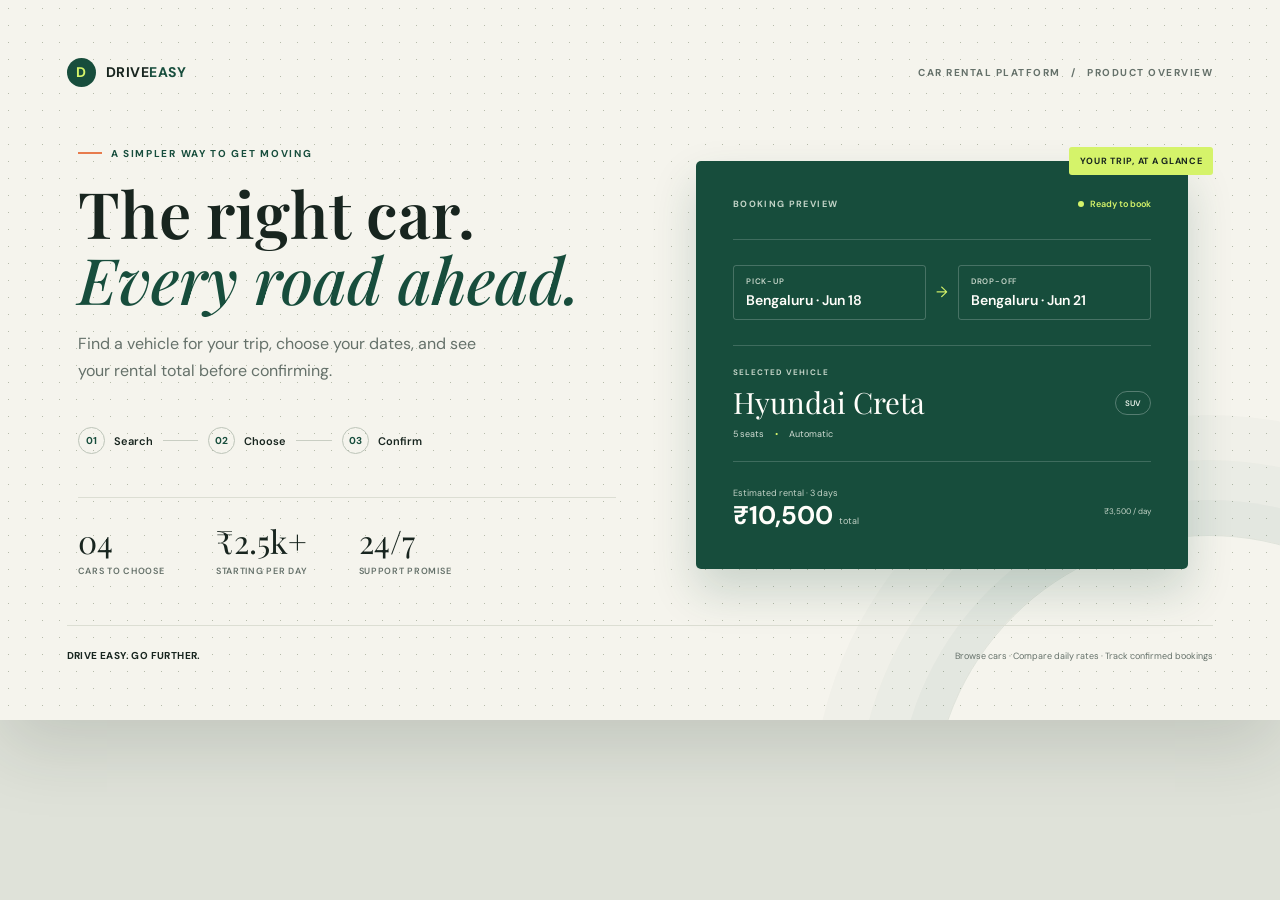
<file: booking-system-slide.html>
<!DOCTYPE html>
<html lang="en">
<head>
  <meta charset="UTF-8">
  <meta name="viewport" content="width=device-width, initial-scale=1.0">
  <title>DriveEasy | Car booking system</title>
  <link rel="preconnect" href="https://fonts.googleapis.com">
  <link rel="preconnect" href="https://fonts.gstatic.com" crossorigin>
  <link href="https://fonts.googleapis.com/css2?family=DM+Sans:wght@400;500;600;700&family=Playfair+Display:wght@500;600;700&display=swap" rel="stylesheet">
  <style>
    :root {
      color-scheme: light;
      --ink: #18251f;
      --muted: #65716a;
      --paper: #f5f4ed;
      --white: #fffefa;
      --green: #174d3c;
      --lime: #d5f36a;
      --line: #dcded3;
      --orange: #e77b4d;
    }

    * { box-sizing: border-box; }

    html, body { min-height: 100%; }

    body {
      margin: 0;
      display: grid;
      place-items: center;
      background: #dfe2d9;
      color: var(--ink);
      font-family: "DM Sans", "Segoe UI", sans-serif;
    }

    .slide {
      position: relative;
      isolation: isolate;
      width: min(100vw, 160vh);
      aspect-ratio: 16 / 9;
      overflow: hidden;
      padding: 4.5% 5.2%;
      display: grid;
      grid-template-rows: auto 1fr auto;
      background-color: var(--paper);
      background-image: radial-gradient(#b6bbaa 0.65px, transparent 0.65px);
      background-size: 17px 17px;
      box-shadow: 0 26px 70px #18251f26;
    }

    .slide::before {
      position: absolute;
      z-index: -1;
      content: "";
      width: 43%;
      aspect-ratio: 1;
      right: -16%;
      bottom: -51%;
      border: 1px solid #174d3c1a;
      border-radius: 50%;
      box-shadow: 0 0 0 35px #174d3c08, 0 0 0 75px #174d3c06, 0 0 0 120px #174d3c05;
    }

    .topbar, .brand, .eyebrow, .footer, .flow, .feature-row, .car-meta, .trip-top, .date-row, .estimate {
      display: flex;
      align-items: center;
    }

    .topbar, .footer { justify-content: space-between; }
    .brand { gap: 10px; font-size: 14px; font-weight: 700; letter-spacing: 0.04em; }
    .brand-mark { width: 29px; height: 29px; display: grid; place-items: center; border-radius: 50%; background: var(--green); color: var(--lime); font-size: 14px; }
    .brand-name span { color: var(--green); }
    .issue { color: var(--muted); font-size: 10px; font-weight: 700; letter-spacing: 0.15em; text-transform: uppercase; }

    .content {
      min-height: 0;
      display: grid;
      grid-template-columns: 1.03fr 0.97fr;
      align-items: center;
      gap: 7%;
      padding: 2.5% 0 1%;
    }

    .copy { padding: 0 0 1% 2%; }
    .eyebrow { gap: 9px; color: var(--green); font-size: 10px; font-weight: 700; letter-spacing: 0.17em; text-transform: uppercase; }
    .eyebrow::before { width: 24px; height: 2px; content: ""; background: var(--orange); }

    h1 {
      max-width: 560px;
      margin: 20px 0 17px;
      font-family: "Playfair Display", Georgia, serif;
      font-size: clamp(38px, 5vw, 72px);
      font-weight: 600;
      line-height: 1.04;
    }

    h1 em { color: var(--green); font-weight: 500; }
    .intro { max-width: 420px; margin: 0; color: var(--muted); font-size: clamp(12px, 1.25vw, 17px); line-height: 1.7; }

    .flow { gap: 0; margin-top: 8%; }
    .step { display: flex; align-items: center; gap: 9px; white-space: nowrap; }
    .step-number { width: 27px; height: 27px; display: grid; place-items: center; border: 1px solid #bdc5b9; border-radius: 50%; color: var(--green); font-size: 10px; font-weight: 700; }
    .step-label { font-size: 11px; font-weight: 600; }
    .step-line { width: clamp(16px, 2.8vw, 40px); height: 1px; margin: 0 10px; background: #c9cec3; }

    .facts { display: flex; gap: clamp(22px, 4vw, 55px); margin-top: 8%; padding-top: 5%; border-top: 1px solid var(--line); }
    .fact-value { font-family: "Playfair Display", Georgia, serif; font-size: clamp(23px, 2.5vw, 35px); line-height: 1; }
    .fact-label { margin-top: 8px; color: var(--muted); font-size: 9px; font-weight: 600; letter-spacing: 0.08em; text-transform: uppercase; }

    .demo-wrap { position: relative; padding: 0 5% 0 0; }
    .demo-tag { position: absolute; z-index: 1; top: -14px; right: 0; padding: 8px 11px; border-radius: 3px; background: var(--lime); color: var(--ink); font-size: 9px; font-weight: 700; letter-spacing: 0.08em; text-transform: uppercase; }
    .demo { padding: 7.5%; border-radius: 5px; background: var(--green); color: var(--white); box-shadow: 0 22px 45px #174d3c30; }
    .trip-top { justify-content: space-between; padding-bottom: 7%; border-bottom: 1px solid #ffffff2c; }
    .trip-kicker { color: #c3d3c7; font-size: 9px; font-weight: 700; letter-spacing: 0.15em; text-transform: uppercase; }
    .availability { display: flex; align-items: center; gap: 6px; color: var(--lime); font-size: 9px; font-weight: 600; }
    .availability::before { width: 6px; height: 6px; content: ""; border-radius: 50%; background: var(--lime); }

    .date-row { gap: 10px; padding: 6% 0; }
    .date-box { flex: 1; min-width: 0; padding: 10px 12px; border: 1px solid #ffffff35; border-radius: 3px; }
    .date-label { color: #c3d3c7; font-size: 8px; font-weight: 600; letter-spacing: 0.1em; text-transform: uppercase; }
    .date-value { margin-top: 5px; font-size: clamp(11px, 1.1vw, 14px); font-weight: 600; }
    .date-arrow { color: var(--lime); font-size: 15px; }

    .car-choice { display: grid; grid-template-columns: 1fr auto; gap: 8px; align-items: center; padding: 5% 0; border-top: 1px solid #ffffff2c; border-bottom: 1px solid #ffffff2c; }
    .car-kicker { color: #c3d3c7; font-size: 8px; font-weight: 700; letter-spacing: 0.13em; text-transform: uppercase; }
    .car-name { margin-top: 5px; font-family: "Playfair Display", Georgia, serif; font-size: clamp(20px, 2.3vw, 31px); }
    .car-meta { gap: 11px; margin-top: 7px; color: #d2ddd4; font-size: 9px; }
    .car-meta span + span::before { content: "•"; margin-right: 11px; color: var(--lime); }
    .car-class { padding: 6px 9px; border: 1px solid #ffffff45; border-radius: 20px; color: #e5eee6; font-size: 8px; font-weight: 600; }

    .estimate { justify-content: space-between; padding-top: 6%; }
    .estimate-label { color: #c3d3c7; font-size: 9px; }
    .estimate-price { font-size: clamp(18px, 2vw, 27px); font-weight: 700; }
    .estimate-price small { color: #c3d3c7; font-size: 9px; font-weight: 400; }
    .estimate-note { margin-top: 4px; color: #c3d3c7; font-size: 8px; text-align: right; }

    .footer { padding-top: 2%; border-top: 1px solid var(--line); color: var(--muted); font-size: 9px; }
    .footer strong { color: var(--ink); font-size: 10px; letter-spacing: 0.04em; }

    @media (max-width: 650px) {
      body { display: block; background: var(--paper); }
      .slide { width: 100%; min-height: 100svh; aspect-ratio: auto; padding: 24px 22px; box-shadow: none; }
      .content { grid-template-columns: 1fr; gap: 28px; padding: 42px 0 30px; }
      .copy { padding-left: 0; }
      h1 { font-size: clamp(42px, 12vw, 66px); }
      .flow { margin-top: 26px; }
      .facts { margin-top: 28px; padding-top: 20px; }
      .demo-wrap { margin: 0 5px; }
      .demo { padding: 22px; }
      .date-row { padding: 17px 0; }
      .car-choice { padding: 15px 0; }
      .footer { padding-top: 14px; }
    }

    @media print {
      @page { size: 13.333in 7.5in; margin: 0; }
      html, body { width: 13.333in; height: 7.5in; background: var(--paper); }
      .slide { width: 13.333in; height: 7.5in; aspect-ratio: auto; box-shadow: none; print-color-adjust: exact; -webkit-print-color-adjust: exact; }
    }

    @media (prefers-reduced-motion: no-preference) {
      .copy, .demo-wrap { animation: arrive 650ms ease-out both; }
      .demo-wrap { animation-delay: 120ms; }
      @keyframes arrive { from { opacity: 0; transform: translateY(12px); } to { opacity: 1; transform: translateY(0); } }
    }
  </style>
</head>
<body>
  <main class="slide" aria-label="DriveEasy car booking system overview slide">
    <header class="topbar">
      <div class="brand">
        <span class="brand-mark" aria-hidden="true">D</span>
        <span class="brand-name">DRIVE<span>EASY</span></span>
      </div>
      <span class="issue">Car rental platform &nbsp; / &nbsp; Product overview</span>
    </header>

    <section class="content">
      <div class="copy">
        <div class="eyebrow">A simpler way to get moving</div>
        <h1>The right car.<br><em>Every road ahead.</em></h1>
        <p class="intro">Find a vehicle for your trip, choose your dates, and see your rental total before confirming.</p>

        <div class="flow" aria-label="Booking steps: search, choose, confirm">
          <div class="step"><span class="step-number">01</span><span class="step-label">Search</span></div>
          <span class="step-line" aria-hidden="true"></span>
          <div class="step"><span class="step-number">02</span><span class="step-label">Choose</span></div>
          <span class="step-line" aria-hidden="true"></span>
          <div class="step"><span class="step-number">03</span><span class="step-label">Confirm</span></div>
        </div>

        <div class="facts" aria-label="Platform highlights">
          <div><div class="fact-value">04</div><div class="fact-label">Cars to choose</div></div>
          <div><div class="fact-value">₹2.5k+</div><div class="fact-label">Starting per day</div></div>
          <div><div class="fact-value">24/7</div><div class="fact-label">Support promise</div></div>
        </div>
      </div>

      <div class="demo-wrap">
        <div class="demo-tag">Your trip, at a glance</div>
        <div class="demo">
          <div class="trip-top">
            <span class="trip-kicker">Booking preview</span>
            <span class="availability">Ready to book</span>
          </div>
          <div class="date-row">
            <div class="date-box"><div class="date-label">Pick-up</div><div class="date-value">Bengaluru · Jun 18</div></div>
            <span class="date-arrow" aria-hidden="true">→</span>
            <div class="date-box"><div class="date-label">Drop-off</div><div class="date-value">Bengaluru · Jun 21</div></div>
          </div>
          <div class="car-choice">
            <div>
              <div class="car-kicker">Selected vehicle</div>
              <div class="car-name">Hyundai Creta</div>
              <div class="car-meta"><span>5 seats</span><span>Automatic</span></div>
            </div>
            <span class="car-class">SUV</span>
          </div>
          <div class="estimate">
            <div><div class="estimate-label">Estimated rental · 3 days</div><div class="estimate-price">₹10,500 <small>total</small></div></div>
            <div class="estimate-note">₹3,500 / day</div>
          </div>
        </div>
      </div>
    </section>

    <footer class="footer">
      <strong>DRIVE EASY. GO FURTHER.</strong>
      <span>Browse cars · Compare daily rates · Track confirmed bookings</span>
    </footer>
  </main>
</body>
</html>
</file>
